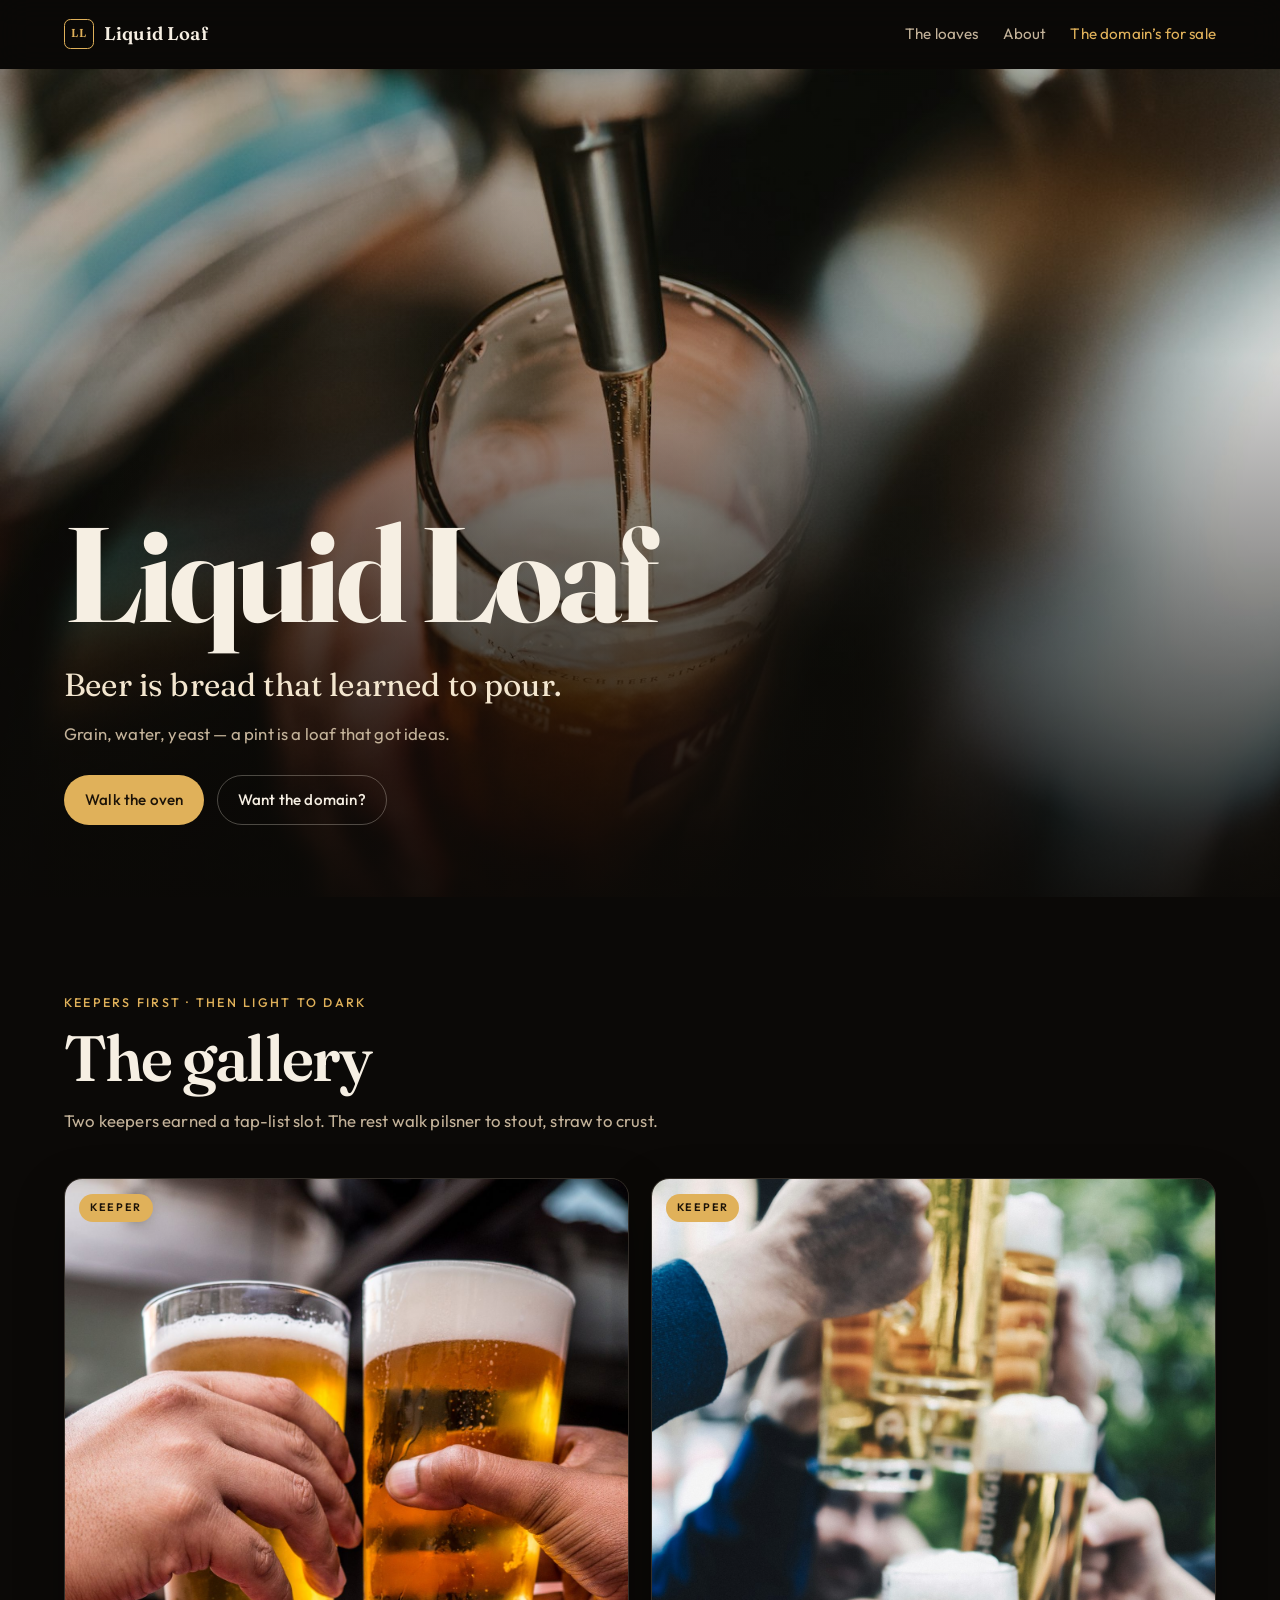
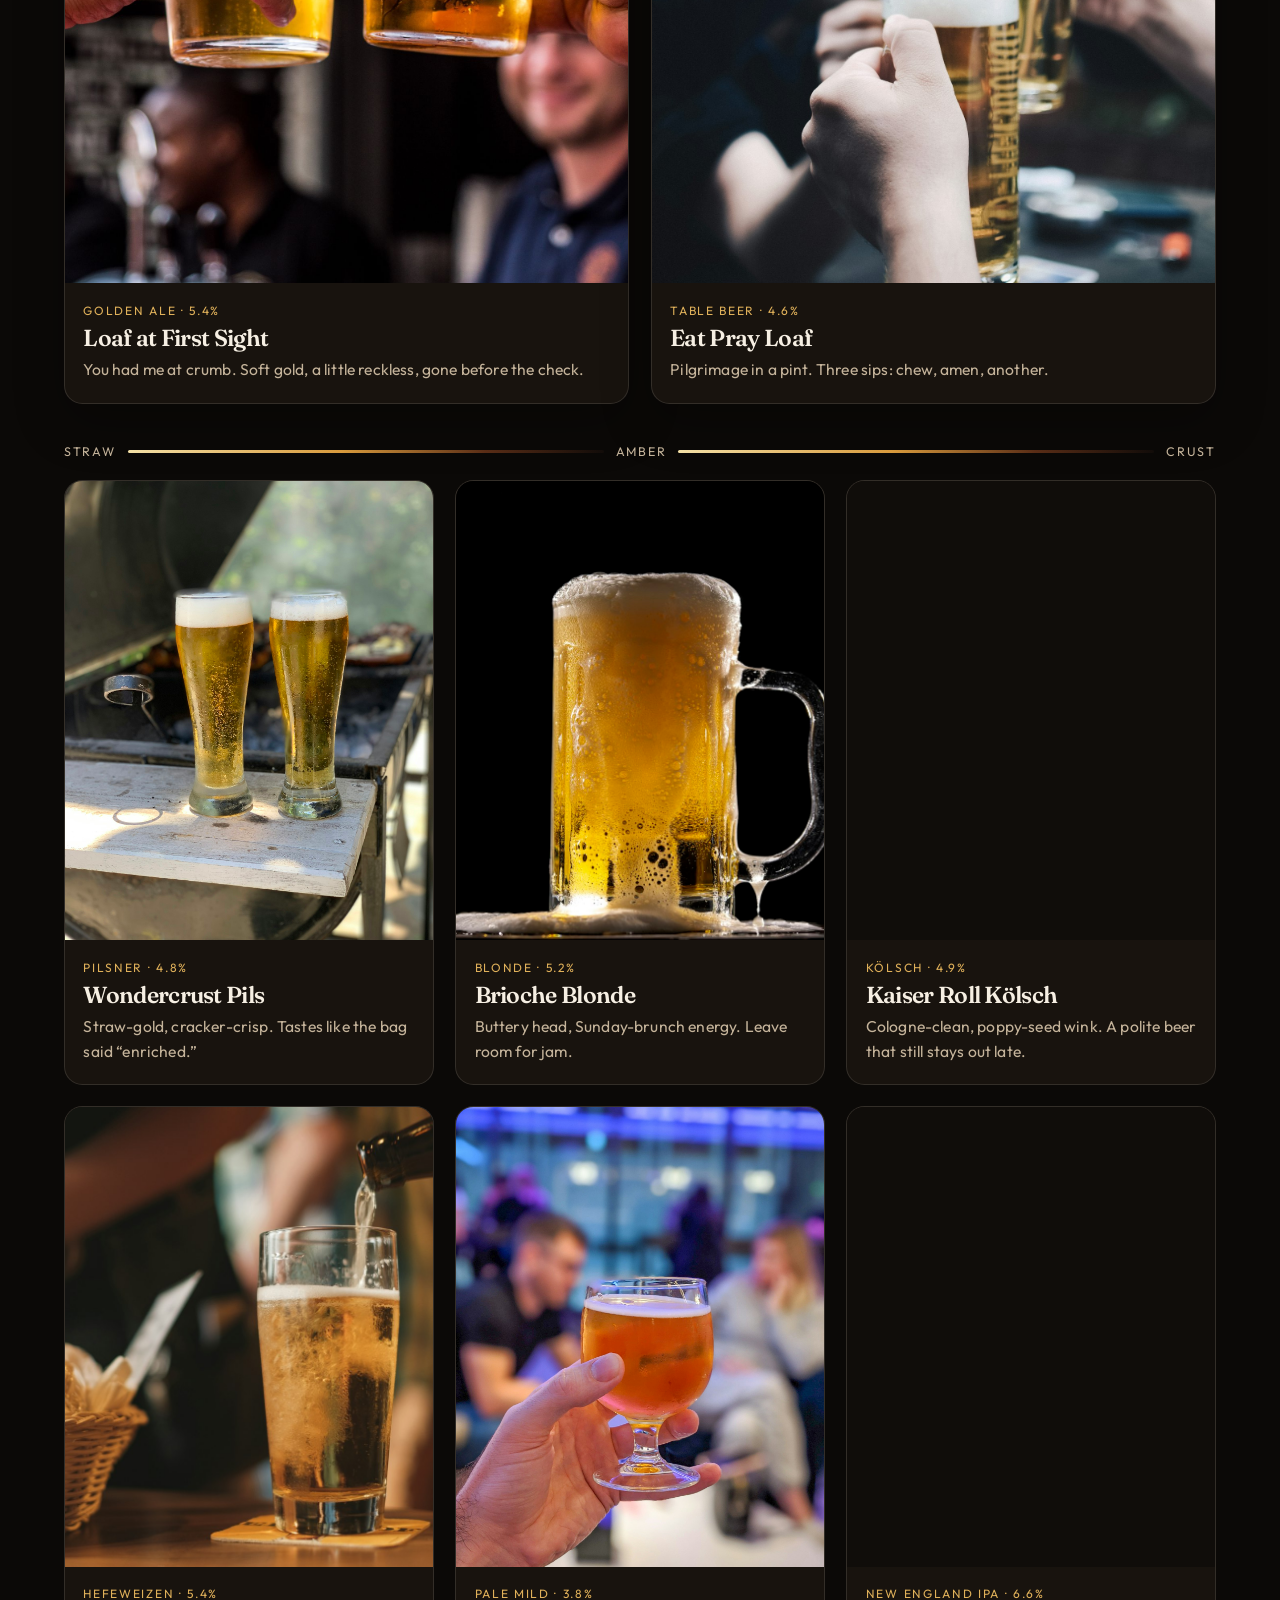
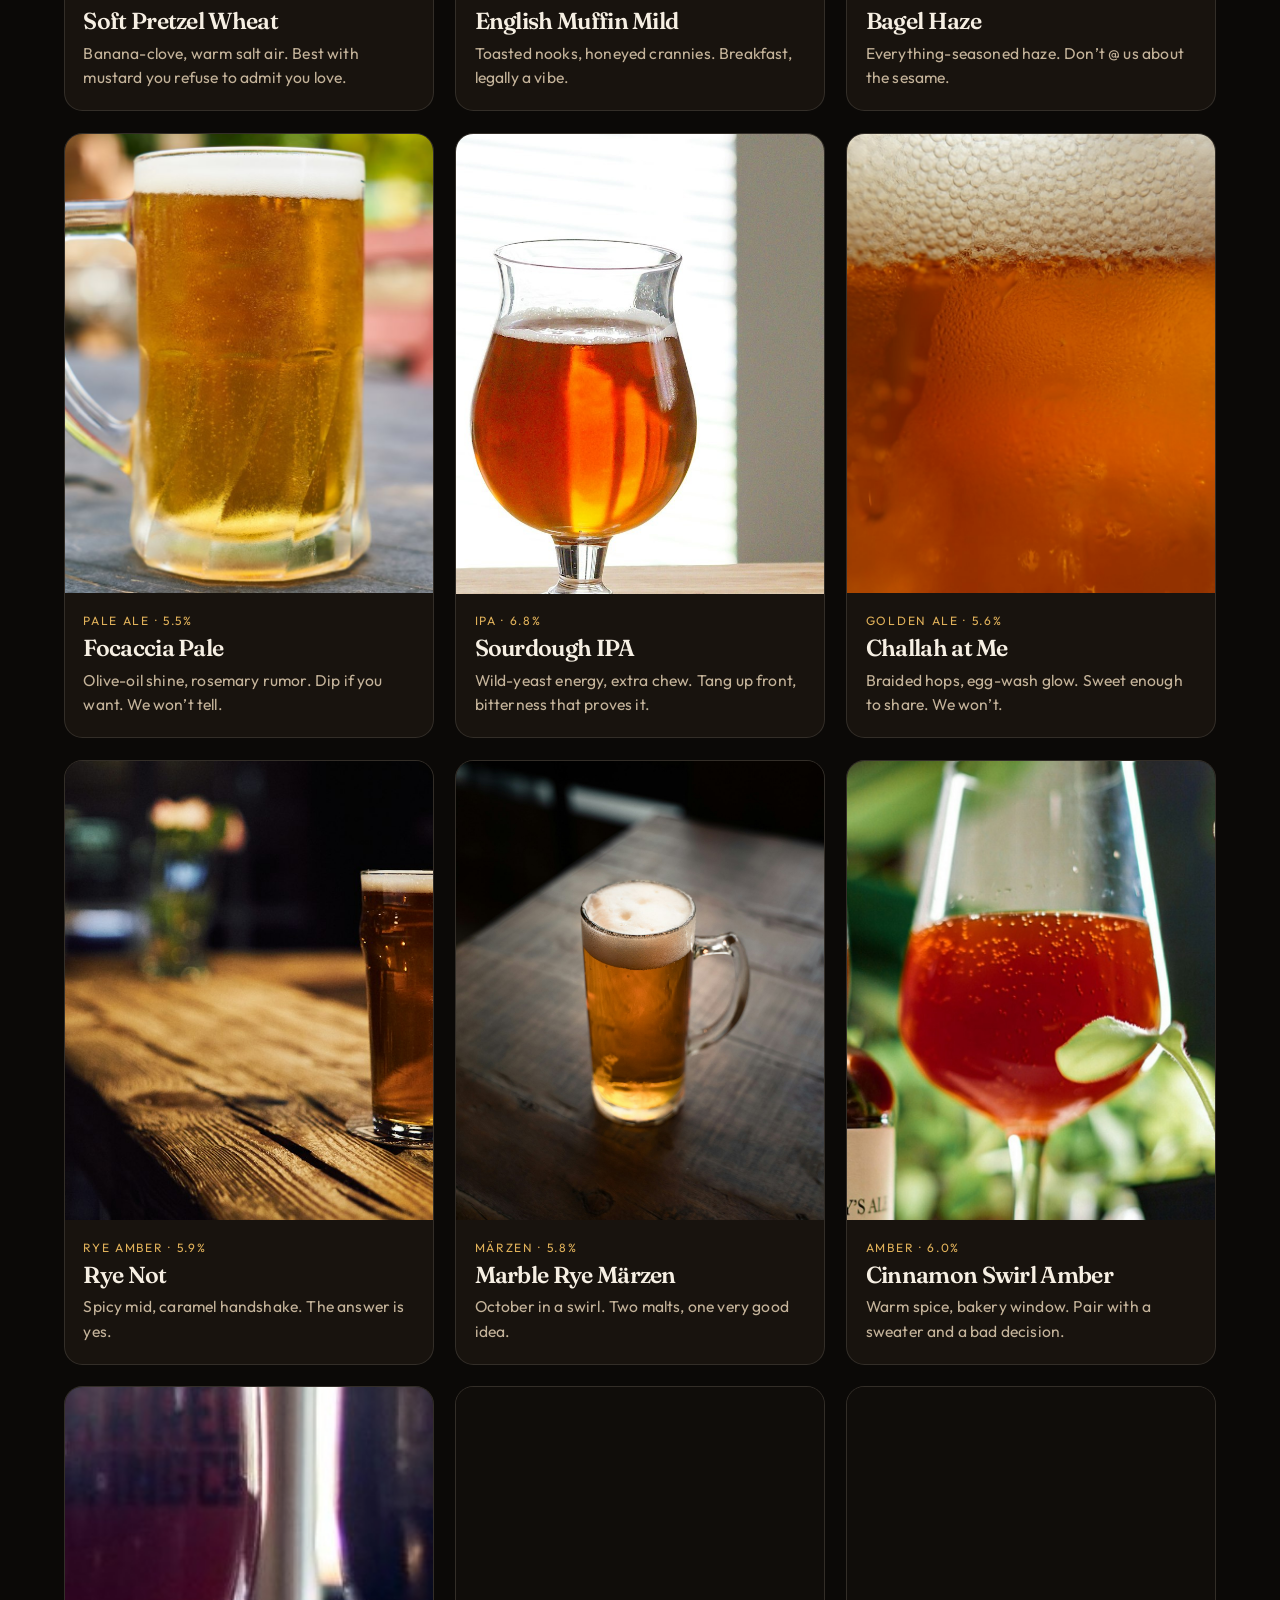
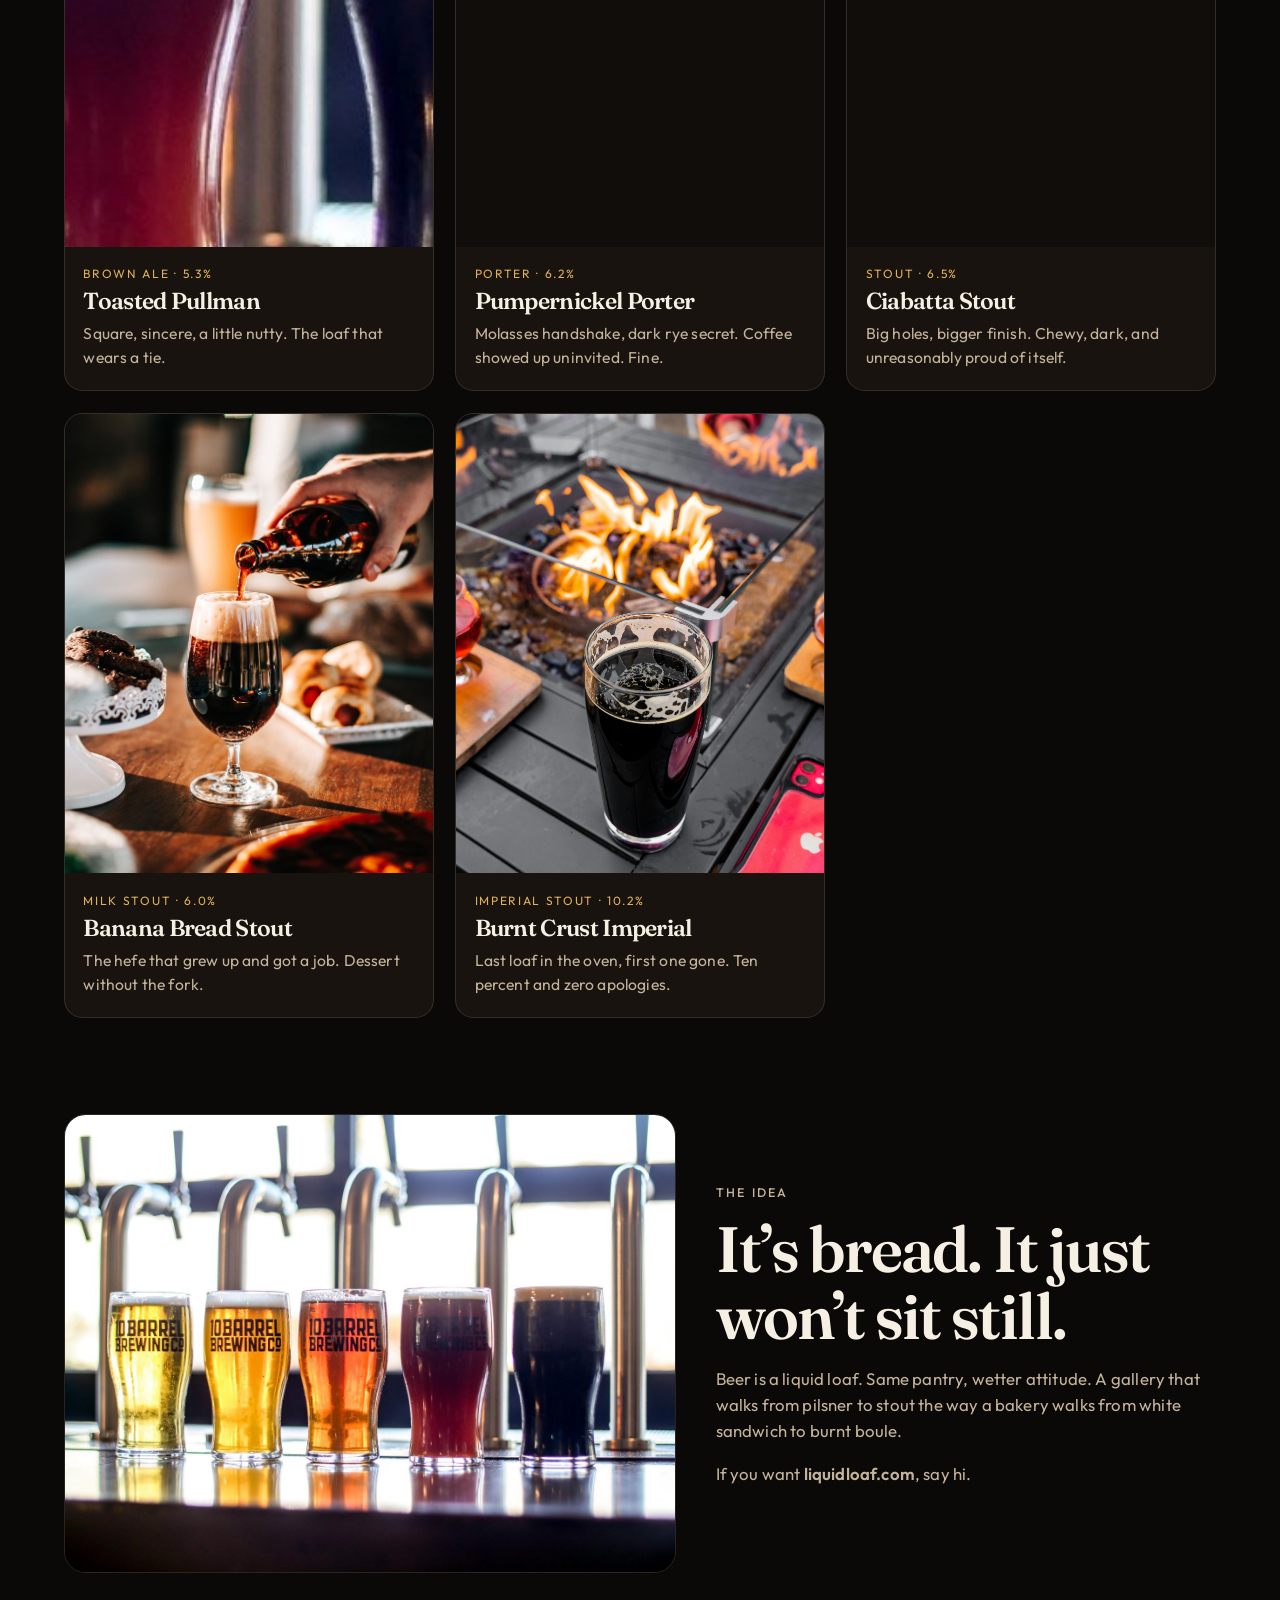
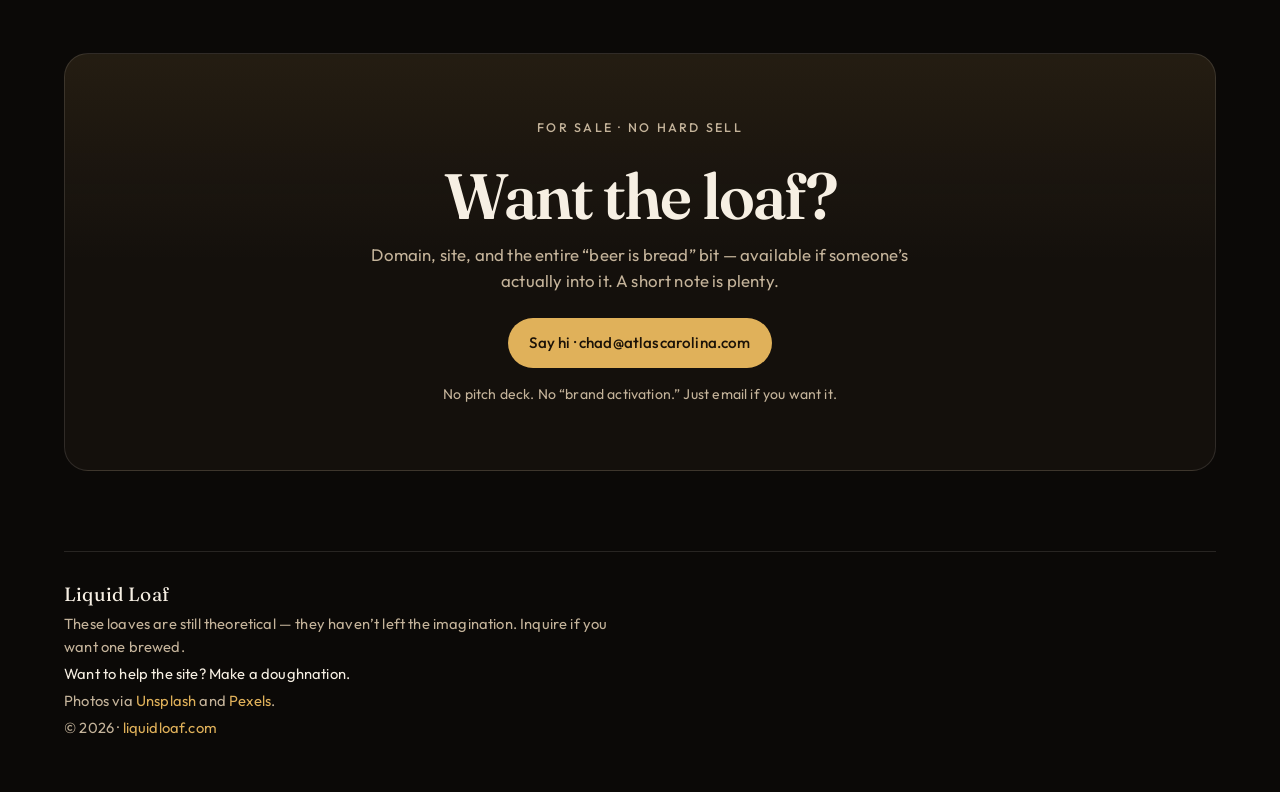
<file: index.html>
<!DOCTYPE html>
<html lang="en">
<head>
  <meta charset="utf-8">
  <meta name="viewport" content="width=device-width, initial-scale=1, viewport-fit=cover">
  <title>Liquid Loaf | Beer is bread that learned to pour</title>
  <meta name="description" content="Liquid Loaf — beer as liquid bread. Loaf at First Sight, Eat Pray Loaf, and a loaf-to-glass gallery from pilsner to stout. Domain’s available if you want it.">
  <link rel="canonical" href="https://liquidloaf.com/">
  <meta name="robots" content="index,follow">
  <meta name="author" content="Chad Keith">
  <meta name="theme-color" content="#0b0907">
  <meta name="color-scheme" content="dark">
  <meta name="apple-mobile-web-app-title" content="Liquid Loaf">
  <meta property="og:type" content="website">
  <meta property="og:locale" content="en_US">
  <meta property="og:site_name" content="Liquid Loaf">
  <meta property="og:title" content="Liquid Loaf | Beer is bread that learned to pour">
  <meta property="og:description" content="Beer is bread that learned to pour. A loaf-to-glass gallery from pilsner to stout. If you want the domain, say hi.">
  <meta property="og:url" content="https://liquidloaf.com/">
  <meta property="og:image" content="https://chadakeith.github.io/liquid-loaf/assets/brand/og-card.jpg">
  <meta property="og:image:type" content="image/jpeg">
  <meta property="og:image:width" content="1200">
  <meta property="og:image:height" content="630">
  <meta property="og:image:alt" content="A beer tap pouring into a glass with the words Liquid Loaf">
  <meta name="twitter:card" content="summary_large_image">
  <meta name="twitter:title" content="Liquid Loaf | Beer is bread that learned to pour">
  <meta name="twitter:description" content="Beer is bread that learned to pour. A loaf-to-glass gallery from pilsner to stout. If you want the domain, say hi.">
  <meta name="twitter:image" content="https://chadakeith.github.io/liquid-loaf/assets/brand/og-card.jpg">
  <meta name="twitter:image:alt" content="A beer tap pouring into a glass with the words Liquid Loaf">
  <link rel="icon" href="favicon.svg" type="image/svg+xml">
  <link rel="icon" href="assets/brand/favicon-32.png" type="image/png" sizes="32x32">
  <link rel="apple-touch-icon" href="assets/brand/apple-touch-icon.png" sizes="180x180">
  <link rel="manifest" href="site.webmanifest">
  <link rel="preload" as="font" href="assets/fonts/fraunces-700.woff2" type="font/woff2" crossorigin>
  <link rel="preload" as="font" href="assets/fonts/outfit-400.woff2" type="font/woff2" crossorigin>
  <link rel="preload" as="image" href="assets/beers/hero-pour.jpg">
  <link rel="stylesheet" href="assets/fonts/fonts.css">
  <link rel="stylesheet" href="css/site.css">
  <script type="application/ld+json">
  {
    "@context": "https://schema.org",
    "@graph": [
      {
        "@type": "WebSite",
        "name": "Liquid Loaf",
        "url": "https://liquidloaf.com/",
        "description": "Beer is bread that learned to pour. A loaf-to-glass gallery from pilsner to stout.",
        "inLanguage": "en",
        "publisher": {
          "@type": "Person",
          "name": "Chad Keith",
          "email": "mailto:chad@atlascarolina.com"
        }
      },
      {
        "@type": "Offer",
        "name": "liquidloaf.com domain and site",
        "description": "liquidloaf.com domain and site, available if someone wants it.",
        "url": "https://liquidloaf.com/",
        "availability": "https://schema.org/InStock",
        "offeredBy": {
          "@type": "Person",
          "name": "Chad Keith"
        }
      }
    ]
  }
  </script>
</head>
<body>
  <a class="skip" href="#main">Skip to loaves</a>

  <header class="site-header" id="top">
    <div class="nav-inner">
      <a class="wordmark" href="#top" aria-label="Liquid Loaf home">
        <span class="wordmark-mark" aria-hidden="true">LL</span>
        <span>Liquid Loaf</span>
      </a>
      <button class="nav-toggle" type="button" aria-expanded="false" aria-controls="site-nav" aria-label="Open menu">
        <span></span>
      </button>
      <nav class="site-nav" id="site-nav" aria-label="Primary">
        <a href="#loaves">The loaves</a>
        <a href="#about">About</a>
        <a class="nav-cta" href="#inquire">The domain’s for sale</a>
      </nav>
    </div>
  </header>

  <main id="main">
    <section class="hero" aria-labelledby="hero-title">
      <div class="hero-media">
        <img src="assets/beers/hero-pour.jpg" alt="A tap pouring a pale beer into a glass, foam rising" width="1400" height="933" fetchpriority="high" decoding="async">
      </div>
      <div class="hero-shade" aria-hidden="true"></div>
      <div class="hero-copy">
        <h1 id="hero-title">Liquid Loaf</h1>
        <p class="lede">Beer is bread that learned to pour.</p>
        <p class="hero-note">Grain, water, yeast — a pint is a loaf that got ideas.</p>
        <div class="hero-actions">
          <a class="btn btn-gold" href="#loaves">Walk the oven</a>
          <a class="btn btn-ghost" href="#inquire">Want the domain?</a>
        </div>
      </div>
    </section>

    <section class="loaves" id="loaves" aria-labelledby="loaves-title">
      <header class="section-head">
        <p class="eyebrow">Keepers first · then light to dark</p>
        <h2 id="loaves-title">The gallery</h2>
        <p class="section-dek">Two keepers earned a tap-list slot. The rest walk pilsner to stout, straw to crust.</p>
      </header>

      <ol class="keeper-grid">
        <li class="loaf loaf--keeper" data-tone="light">
          <article>
            <figure>
              <img src="assets/beers/loaf-at-first-sight.jpg" alt="Two pale-gold pints meeting in a toast" width="1400" height="2100" decoding="async">
              <span class="keeper-badge">Keeper</span>
            </figure>
            <div class="loaf-copy">
              <p class="style">Golden ale · 5.4%</p>
              <h3>Loaf at First Sight</h3>
              <p>You had me at crumb. Soft gold, a little reckless, gone before the check.</p>
            </div>
          </article>
        </li>
        <li class="loaf loaf--keeper" data-tone="light">
          <article>
            <figure>
              <img src="assets/beers/eat-pray-loaf.jpg" alt="Friends toasting with four foamy gold beer mugs" width="1400" height="2114" decoding="async">
              <span class="keeper-badge">Keeper</span>
            </figure>
            <div class="loaf-copy">
              <p class="style">Table beer · 4.6%</p>
              <h3>Eat Pray Loaf</h3>
              <p>Pilgrimage in a pint. Three sips: chew, amen, another.</p>
            </div>
          </article>
        </li>
      </ol>

      <div class="spectrum spectrum--gallery" aria-hidden="true">
        <span>straw</span>
        <i></i>
        <span>amber</span>
        <i></i>
        <span>crust</span>
      </div>

      <ol class="loaf-grid">
        <li class="loaf" data-tone="light">
          <article>
            <figure>
              <img src="assets/beers/wondercrust-pils.jpg" alt="Two tall pale-gold pilsners with white foam" width="1400" height="1867" loading="lazy" decoding="async">
            </figure>
            <div class="loaf-copy">
              <p class="style">Pilsner · 4.8%</p>
              <h3>Wondercrust Pils</h3>
              <p>Straw-gold, cracker-crisp. Tastes like the bag said “enriched.”</p>
            </div>
          </article>
        </li>
        <li class="loaf" data-tone="light">
          <article>
            <figure>
              <img src="assets/beers/brioche-blonde.jpg" alt="A foamy gold beer mug overflowing on a black backdrop" width="1400" height="933" loading="lazy" decoding="async">
            </figure>
            <div class="loaf-copy">
              <p class="style">Blonde · 5.2%</p>
              <h3>Brioche Blonde</h3>
              <p>Buttery head, Sunday-brunch energy. Leave room for jam.</p>
            </div>
          </article>
        </li>
        <li class="loaf" data-tone="light">
          <article>
            <figure>
              <img src="assets/beers/kaiser-kolsch.jpg" alt="A tall gold lager in a pilsner glass against black" width="1400" height="2100" loading="lazy" decoding="async">
            </figure>
            <div class="loaf-copy">
              <p class="style">Kölsch · 4.9%</p>
              <h3>Kaiser Roll Kölsch</h3>
              <p>Cologne-clean, poppy-seed wink. A polite beer that still stays out late.</p>
            </div>
          </article>
        </li>
        <li class="loaf" data-tone="light">
          <article>
            <figure>
              <img src="assets/beers/pretzel-wheat.jpg" alt="Pale beer poured into a glass next to a basket of bread" width="1400" height="933" loading="lazy" decoding="async">
            </figure>
            <div class="loaf-copy">
              <p class="style">Hefeweizen · 5.4%</p>
              <h3>Soft Pretzel Wheat</h3>
              <p>Banana-clove, warm salt air. Best with mustard you refuse to admit you love.</p>
            </div>
          </article>
        </li>
        <li class="loaf" data-tone="gold">
          <article>
            <figure>
              <img src="assets/beers/english-muffin.jpg" alt="A small stemmed glass of hazy orange beer held toward the camera" width="1400" height="1867" loading="lazy" decoding="async">
            </figure>
            <div class="loaf-copy">
              <p class="style">Pale mild · 3.8%</p>
              <h3>English Muffin Mild</h3>
              <p>Toasted nooks, honeyed crannies. Breakfast, legally a vibe.</p>
            </div>
          </article>
        </li>
        <li class="loaf" data-tone="gold">
          <article>
            <figure>
              <img src="assets/beers/bagel-haze.jpg" alt="A tall hazy wheat beer beside a dark stout, chips on the table" width="1400" height="935" loading="lazy" decoding="async">
            </figure>
            <div class="loaf-copy">
              <p class="style">New England IPA · 6.6%</p>
              <h3>Bagel Haze</h3>
              <p>Everything-seasoned haze. Don’t @ us about the sesame.</p>
            </div>
          </article>
        </li>
        <li class="loaf" data-tone="gold">
          <article>
            <figure>
              <img src="assets/beers/focaccia-pale.jpg" alt="A golden beer mug on a picnic table in soft daylight" width="1400" height="934" loading="lazy" decoding="async">
            </figure>
            <div class="loaf-copy">
              <p class="style">Pale ale · 5.5%</p>
              <h3>Focaccia Pale</h3>
              <p>Olive-oil shine, rosemary rumor. Dip if you want. We won’t tell.</p>
            </div>
          </article>
        </li>
        <li class="loaf" data-tone="gold">
          <article>
            <figure>
              <img src="assets/beers/sourdough-ipa.jpg" alt="A tulip glass of copper IPA on a pale wood table" width="700" height="1176" loading="lazy" decoding="async">
            </figure>
            <div class="loaf-copy">
              <p class="style">IPA · 6.8%</p>
              <h3>Sourdough IPA</h3>
              <p>Wild-yeast energy, extra chew. Tang up front, bitterness that proves it.</p>
            </div>
          </article>
        </li>
        <li class="loaf" data-tone="amber">
          <article>
            <figure>
              <img src="assets/beers/challah-ale.jpg" alt="Close-up of a golden amber beer with a tight white head" width="1400" height="933" loading="lazy" decoding="async">
            </figure>
            <div class="loaf-copy">
              <p class="style">Golden ale · 5.6%</p>
              <h3>Challah at Me</h3>
              <p>Braided hops, egg-wash glow. Sweet enough to share. We won’t.</p>
            </div>
          </article>
        </li>
        <li class="loaf" data-tone="amber">
          <article>
            <figure>
              <img src="assets/beers/rye-not.jpg" alt="A copper ale in a pint glass on a dark wooden bar" width="1400" height="788" loading="lazy" decoding="async">
            </figure>
            <div class="loaf-copy">
              <p class="style">Rye amber · 5.9%</p>
              <h3>Rye Not</h3>
              <p>Spicy mid, caramel handshake. The answer is yes.</p>
            </div>
          </article>
        </li>
        <li class="loaf" data-tone="amber">
          <article>
            <figure>
              <img src="assets/beers/marble-marzen.jpg" alt="An amber beer mug sitting alone on a dark wood table" width="1400" height="1750" loading="lazy" decoding="async">
            </figure>
            <div class="loaf-copy">
              <p class="style">Märzen · 5.8%</p>
              <h3>Marble Rye Märzen</h3>
              <p>October in a swirl. Two malts, one very good idea.</p>
            </div>
          </article>
        </li>
        <li class="loaf" data-tone="amber">
          <article>
            <figure>
              <img src="assets/beers/cinnamon-amber.jpg" alt="A wine glass of deep red-amber ale with a green leaf in front" width="784" height="1467" loading="lazy" decoding="async">
            </figure>
            <div class="loaf-copy">
              <p class="style">Amber · 6.0%</p>
              <h3>Cinnamon Swirl Amber</h3>
              <p>Warm spice, bakery window. Pair with a sweater and a bad decision.</p>
            </div>
          </article>
        </li>
        <li class="loaf" data-tone="brown">
          <article>
            <figure>
              <img src="assets/beers/toasted-pullman.jpg" alt="A reddish-brown ale in a pint glass, darker beer beside it" width="224" height="630" loading="lazy" decoding="async">
            </figure>
            <div class="loaf-copy">
              <p class="style">Brown ale · 5.3%</p>
              <h3>Toasted Pullman</h3>
              <p>Square, sincere, a little nutty. The loaf that wears a tie.</p>
            </div>
          </article>
        </li>
        <li class="loaf" data-tone="dark">
          <article>
            <figure>
              <img src="assets/beers/pumpernickel-porter.jpg" alt="A tulip glass of near-black porter on stone" width="1400" height="2100" loading="lazy" decoding="async">
            </figure>
            <div class="loaf-copy">
              <p class="style">Porter · 6.2%</p>
              <h3>Pumpernickel Porter</h3>
              <p>Molasses handshake, dark rye secret. Coffee showed up uninvited. Fine.</p>
            </div>
          </article>
        </li>
        <li class="loaf" data-tone="dark">
          <article>
            <figure>
              <img src="assets/beers/ciabatta-stout.jpg" alt="A pint of black stout with a tan head on a pale table" width="1400" height="1050" loading="lazy" decoding="async">
            </figure>
            <div class="loaf-copy">
              <p class="style">Stout · 6.5%</p>
              <h3>Ciabatta Stout</h3>
              <p>Big holes, bigger finish. Chewy, dark, and unreasonably proud of itself.</p>
            </div>
          </article>
        </li>
        <li class="loaf" data-tone="dark">
          <article>
            <figure>
              <img src="assets/beers/banana-bread-stout.jpg" alt="Dark stout poured into a stemmed glass beside pastries and bread" width="1400" height="933" loading="lazy" decoding="async">
            </figure>
            <div class="loaf-copy">
              <p class="style">Milk stout · 6.0%</p>
              <h3>Banana Bread Stout</h3>
              <p>The hefe that grew up and got a job. Dessert without the fork.</p>
            </div>
          </article>
        </li>
        <li class="loaf" data-tone="dark">
          <article>
            <figure>
              <img src="assets/beers/burnt-crust.jpg" alt="A pint of black imperial stout on a fire-table at night" width="1400" height="2085" loading="lazy" decoding="async">
            </figure>
            <div class="loaf-copy">
              <p class="style">Imperial stout · 10.2%</p>
              <h3>Burnt Crust Imperial</h3>
              <p>Last loaf in the oven, first one gone. Ten percent and zero apologies.</p>
            </div>
          </article>
        </li>
      </ol>
    </section>

    <section class="about" id="about" aria-labelledby="about-title">
      <div class="about-media">
        <img src="assets/beers/spectrum-flight.jpg" alt="Five beers in a row from pale gold to black" width="1400" height="1050" loading="lazy" decoding="async">
      </div>
      <div class="about-copy">
        <p class="eyebrow">The idea</p>
        <h2 id="about-title">It’s bread. It just won’t sit still.</h2>
        <p>Beer is a liquid loaf. Same pantry, wetter attitude. A gallery that walks from pilsner to stout the way a bakery walks from white sandwich to burnt boule.</p>
        <p>If you want <strong>liquidloaf.com</strong>, say hi.</p>
      </div>
    </section>

    <section class="inquire" id="inquire" aria-labelledby="inquire-title">
      <p class="eyebrow">For sale · no hard sell</p>
      <h2 id="inquire-title">Want the loaf?</h2>
      <p>Domain, site, and the entire “beer is bread” bit — available if someone’s actually into it. A short note is plenty.</p>
      <a class="btn btn-gold" href="mailto:chad@atlascarolina.com?subject=Liquid%20Loaf%20%E2%80%94%20the%20domain">Say hi · chad@atlascarolina.com</a>
      <p class="fine">No pitch deck. No “brand activation.” Just email if you want it.</p>
    </section>
  </main>

  <footer class="site-footer">
    <div class="footer-inner">
      <p class="footer-mark">Liquid Loaf</p>
      <p class="footer-theory">These loaves are still theoretical — they haven’t left the imagination. Inquire if you want one brewed.</p>
      <p class="footer-doughnation" id="doughnation">Want to help the site? Make a doughnation.</p>
      <p>Photos via <a href="https://unsplash.com/license">Unsplash</a> and <a href="https://www.pexels.com/license/">Pexels</a>.</p>
      <p>© <span data-year>2026</span> · <a href="https://liquidloaf.com/">liquidloaf.com</a></p>
    </div>
  </footer>

  <script src="js/site.js" defer></script>
</body>
</html>
</file>
<file: assets/fonts/fonts.css>
@font-face {
  font-family: "Fraunces";
  font-style: normal;
  font-weight: 400;
  font-display: swap;
  src: url("fraunces-400.woff2") format("woff2");
}

@font-face {
  font-family: "Fraunces";
  font-style: normal;
  font-weight: 600;
  font-display: swap;
  src: url("fraunces-600.woff2") format("woff2");
}

@font-face {
  font-family: "Fraunces";
  font-style: normal;
  font-weight: 700;
  font-display: swap;
  src: url("fraunces-700.woff2") format("woff2");
}

@font-face {
  font-family: "Outfit";
  font-style: normal;
  font-weight: 400;
  font-display: swap;
  src: url("outfit-400.woff2") format("woff2");
}

@font-face {
  font-family: "Outfit";
  font-style: normal;
  font-weight: 500;
  font-display: swap;
  src: url("outfit-500.woff2") format("woff2");
}

@font-face {
  font-family: "Outfit";
  font-style: normal;
  font-weight: 600;
  font-display: swap;
  src: url("outfit-600.woff2") format("woff2");
}
</file>
<file: css/site.css>
:root {
  --bg: #0b0907;
  --bg-elev: #14100c;
  --bg-card: #18130e;
  --ink: #f6efe3;
  --muted: #c4b39a;
  --gold: #e0b15a;
  --gold-deep: #b8842e;
  --line: rgba(246, 239, 227, 0.12);
  --shade: rgba(11, 9, 7, 0.55);
  --display: "Fraunces", "Times New Roman", serif;
  --sans: "Outfit", "Helvetica Neue", sans-serif;
  --pad: clamp(1.25rem, 4vw, 3.5rem);
  --max: 72rem;
  --radius: 1.15rem;
}

*,
*::before,
*::after {
  box-sizing: border-box;
}

html {
  scroll-behavior: smooth;
}

body {
  margin: 0;
  min-height: 100vh;
  background: var(--bg);
  color: var(--ink);
  font-family: var(--sans);
  font-size: 1.05rem;
  line-height: 1.55;
  letter-spacing: 0.01em;
  text-rendering: optimizeLegibility;
  -webkit-font-smoothing: antialiased;
}

img {
  max-width: 100%;
  display: block;
}

a {
  color: inherit;
}

.skip {
  position: absolute;
  left: 1rem;
  top: -4rem;
  z-index: 80;
  padding: 0.6rem 0.9rem;
  background: var(--gold);
  color: #1a1208;
  border-radius: 999px;
  text-decoration: none;
  font-weight: 600;
}

.skip:focus {
  top: 1rem;
}

.eyebrow {
  margin: 0 0 0.75rem;
  font-size: 0.78rem;
  font-weight: 500;
  letter-spacing: 0.18em;
  text-transform: uppercase;
  color: var(--gold);
}

h1,
h2,
h3 {
  font-family: var(--display);
  font-weight: 600;
  letter-spacing: -0.03em;
  line-height: 1.05;
  margin: 0;
}

.site-header {
  position: sticky;
  top: 0;
  z-index: 40;
  background: color-mix(in srgb, var(--bg) 72%, transparent);
  backdrop-filter: blur(16px);
  border-bottom: 1px solid transparent;
}

.site-header.is-scrolled {
  border-bottom-color: var(--line);
}

.nav-inner {
  width: min(100% - 2rem, var(--max));
  margin: 0 auto;
  min-height: 4.25rem;
  display: flex;
  align-items: center;
  justify-content: space-between;
  gap: 1rem;
}

.wordmark {
  display: inline-flex;
  align-items: center;
  gap: 0.65rem;
  text-decoration: none;
  font-family: var(--display);
  font-size: 1.15rem;
  font-weight: 600;
}

.wordmark-mark {
  width: 1.85rem;
  height: 1.85rem;
  display: grid;
  place-items: center;
  border: 1px solid var(--gold);
  border-radius: 0.4rem;
  color: var(--gold);
  font-size: 0.72rem;
  letter-spacing: 0.04em;
}

.site-nav {
  display: flex;
  align-items: center;
  gap: 1.5rem;
}

.site-nav a {
  text-decoration: none;
  color: var(--muted);
  font-size: 0.95rem;
}

.site-nav a:hover,
.site-nav a:focus-visible {
  color: var(--ink);
}

.nav-cta {
  color: var(--gold) !important;
}

.nav-toggle {
  display: none;
  width: 2.6rem;
  height: 2.6rem;
  border: 1px solid var(--line);
  border-radius: 999px;
  background: transparent;
  color: var(--ink);
  cursor: pointer;
}

.nav-toggle span,
.nav-toggle span::before,
.nav-toggle span::after {
  display: block;
  width: 1rem;
  height: 1.5px;
  background: currentColor;
  position: relative;
  margin: 0 auto;
}

.nav-toggle span::before,
.nav-toggle span::after {
  content: "";
  position: absolute;
  left: 0;
}

.nav-toggle span::before { top: -5px; }
.nav-toggle span::after { top: 5px; }

.hero {
  position: relative;
  min-height: min(92vh, 58rem);
  display: grid;
  align-items: end;
  overflow: hidden;
}

.hero-media {
  position: absolute;
  inset: 0;
}

.hero-media img {
  width: 100%;
  height: 100%;
  object-fit: cover;
  object-position: center 35%;
}

.hero-shade {
  position: absolute;
  inset: 0;
  background:
    linear-gradient(180deg, rgba(11, 9, 7, 0.25) 0%, rgba(11, 9, 7, 0.15) 35%, rgba(11, 9, 7, 0.88) 100%),
    radial-gradient(80% 70% at 20% 80%, rgba(11, 9, 7, 0.45), transparent);
}

.hero-copy {
  position: relative;
  width: min(100% - 2rem, var(--max));
  margin: 0 auto;
  padding: 7rem 0 4.5rem;
}

.hero h1 {
  font-size: clamp(3.4rem, 11vw, 8.4rem);
  font-weight: 700;
  max-width: 12ch;
}

.lede {
  margin: 1rem 0 0.75rem;
  font-family: var(--display);
  font-size: clamp(1.35rem, 2.6vw, 2rem);
  font-weight: 400;
  color: #f3e6cf;
}

.hero-note {
  max-width: 36rem;
  color: var(--muted);
  margin: 0 0 1.75rem;
}

.hero-actions,
.inquire .btn {
  display: inline-flex;
}

.hero-actions {
  gap: 0.8rem;
  flex-wrap: wrap;
}

.btn {
  display: inline-flex;
  align-items: center;
  justify-content: center;
  min-height: 3rem;
  padding: 0.75rem 1.25rem;
  border-radius: 999px;
  text-decoration: none;
  font-weight: 500;
  font-size: 0.95rem;
  border: 1px solid transparent;
  transition: transform 160ms ease, background 160ms ease, border-color 160ms ease;
}

.btn:hover {
  transform: translateY(-1px);
}

.btn-gold {
  background: var(--gold);
  color: #1c1308;
}

.btn-gold:hover {
  background: #f0c57a;
}

.btn-ghost {
  border-color: rgba(246, 239, 227, 0.28);
  color: var(--ink);
}

.btn-ghost:hover {
  border-color: var(--gold);
}

.loaves,
.about,
.inquire,
.site-footer {
  width: min(100% - 2rem, var(--max));
  margin: 0 auto;
}

.loaves {
  padding: 6rem 0 4rem;
}

.section-head {
  max-width: 38rem;
  margin-bottom: 2.75rem;
}

.section-head h2,
.about h2,
.inquire h2 {
  font-size: clamp(2.2rem, 5vw, 4rem);
  margin-bottom: 0.85rem;
}

.section-dek,
.about-copy p,
.inquire p {
  color: var(--muted);
}

.spectrum {
  margin-top: 1.5rem;
  display: flex;
  align-items: center;
  gap: 0.75rem;
  font-size: 0.78rem;
  letter-spacing: 0.14em;
  text-transform: uppercase;
  color: var(--muted);
}

.spectrum--gallery {
  margin: 2.4rem 0 1.15rem;
}

.keeper-grid {
  list-style: none;
  margin: 0 0 0.25rem;
  padding: 0;
  display: grid;
  grid-template-columns: repeat(2, minmax(0, 1fr));
  gap: 1.35rem;
}

.loaf--keeper article {
  border-color: rgba(224, 177, 90, 0.38);
  box-shadow: 0 18px 50px rgba(0, 0, 0, 0.28);
}

.loaf--keeper figure {
  aspect-ratio: 16 / 11;
  position: relative;
}

.loaf--keeper h3 {
  font-size: clamp(1.7rem, 3vw, 2.15rem);
}

.keeper-badge {
  position: absolute;
  top: 0.9rem;
  left: 0.9rem;
  padding: 0.35rem 0.65rem;
  border-radius: 999px;
  background: var(--gold);
  color: #1c1308;
  font-size: 0.68rem;
  font-weight: 600;
  letter-spacing: 0.16em;
  text-transform: uppercase;
}

.spectrum i {
  flex: 1;
  height: 3px;
  border-radius: 99px;
  background: linear-gradient(90deg, #f3e0a6, #d89a3c 45%, #5a2d16 75%, #120c09);
}

.loaf-grid {
  list-style: none;
  margin: 0;
  padding: 0;
  display: grid;
  grid-template-columns: repeat(3, minmax(0, 1fr));
  gap: 1.35rem;
}

.loaf article {
  height: 100%;
  display: flex;
  flex-direction: column;
  background: var(--bg-card);
  border: 1px solid var(--line);
  border-radius: var(--radius);
  overflow: hidden;
  transition: transform 220ms ease, border-color 220ms ease;
}

.loaf article:hover {
  transform: translateY(-4px);
  border-color: rgba(224, 177, 90, 0.35);
}

.loaf figure {
  margin: 0;
  aspect-ratio: 4 / 5;
  overflow: hidden;
  background: #100d0a;
}

.loaf img {
  width: 100%;
  height: 100%;
  object-fit: cover;
  transition: transform 600ms ease;
}

.loaf article:hover img {
  transform: scale(1.04);
}

.loaf-copy {
  padding: 1.15rem 1.15rem 1.3rem;
}

.loaf .style {
  margin: 0 0 0.35rem;
  font-size: 0.75rem;
  letter-spacing: 0.14em;
  text-transform: uppercase;
  color: var(--gold);
}

.loaf h3 {
  font-size: 1.45rem;
  margin-bottom: 0.45rem;
}

.loaf p:last-child {
  margin: 0;
  color: var(--muted);
  font-size: 0.98rem;
}

.about {
  padding: 2rem 0 5rem;
  display: grid;
  grid-template-columns: 1.1fr 0.9fr;
  gap: 2.5rem;
  align-items: center;
}

.about-media {
  border-radius: calc(var(--radius) + 0.2rem);
  overflow: hidden;
  border: 1px solid var(--line);
}

.about-media img {
  width: 100%;
  height: 100%;
  object-fit: cover;
  min-height: 22rem;
}

.about-copy p + p {
  margin-top: 1rem;
}

.inquire {
  margin-bottom: 5rem;
  padding: clamp(2.2rem, 5vw, 4rem);
  border-radius: calc(var(--radius) + 0.35rem);
  background:
    linear-gradient(180deg, rgba(224, 177, 90, 0.08), transparent 50%),
    var(--bg-elev);
  border: 1px solid var(--line);
  text-align: center;
}

.inquire p {
  max-width: 36rem;
  margin: 0 auto 1.5rem;
}

.inquire .fine {
  margin: 1rem auto 0;
  font-size: 0.88rem;
}

.site-footer {
  padding: 0 0 3rem;
  color: var(--muted);
  font-size: 0.92rem;
}

.footer-inner {
  border-top: 1px solid var(--line);
  padding-top: 1.5rem;
}

.footer-mark {
  font-family: var(--display);
  color: var(--ink);
  font-size: 1.2rem;
  margin: 0 0 0.4rem;
}

.footer-theory {
  max-width: 34rem;
  color: var(--muted);
}

.footer-doughnation {
  margin: 0.85rem 0 0.55rem;
  max-width: 34rem;
  color: var(--ink);
}

.site-footer a {
  color: var(--gold);
  text-decoration: none;
}

.site-footer a:hover {
  text-decoration: underline;
}

.site-footer p {
  margin: 0.25rem 0;
}

@media (max-width: 960px) {
  .loaf-grid,
  .keeper-grid {
    grid-template-columns: repeat(2, minmax(0, 1fr));
  }

  .about {
    grid-template-columns: 1fr;
  }
}

@media (max-width: 720px) {
  .nav-toggle {
    display: inline-grid;
    place-items: center;
  }

  .site-nav {
    display: none;
    position: absolute;
    top: 100%;
    left: 0;
    right: 0;
    padding: 0.75rem 1rem 1.1rem;
    background: rgba(11, 9, 7, 0.96);
    border-bottom: 1px solid var(--line);
    flex-direction: column;
    align-items: flex-start;
    gap: 0.85rem;
  }

  .site-header.is-open .site-nav {
    display: flex;
  }

  .loaf-grid,
  .keeper-grid {
    grid-template-columns: 1fr;
  }

  .loaf--keeper figure {
    aspect-ratio: 4 / 5;
  }

  .hero-copy {
    padding-top: 8rem;
  }
}

@media (prefers-reduced-motion: reduce) {
  html { scroll-behavior: auto; }
  .loaf article,
  .loaf img,
  .btn { transition: none; }
}
</file>
